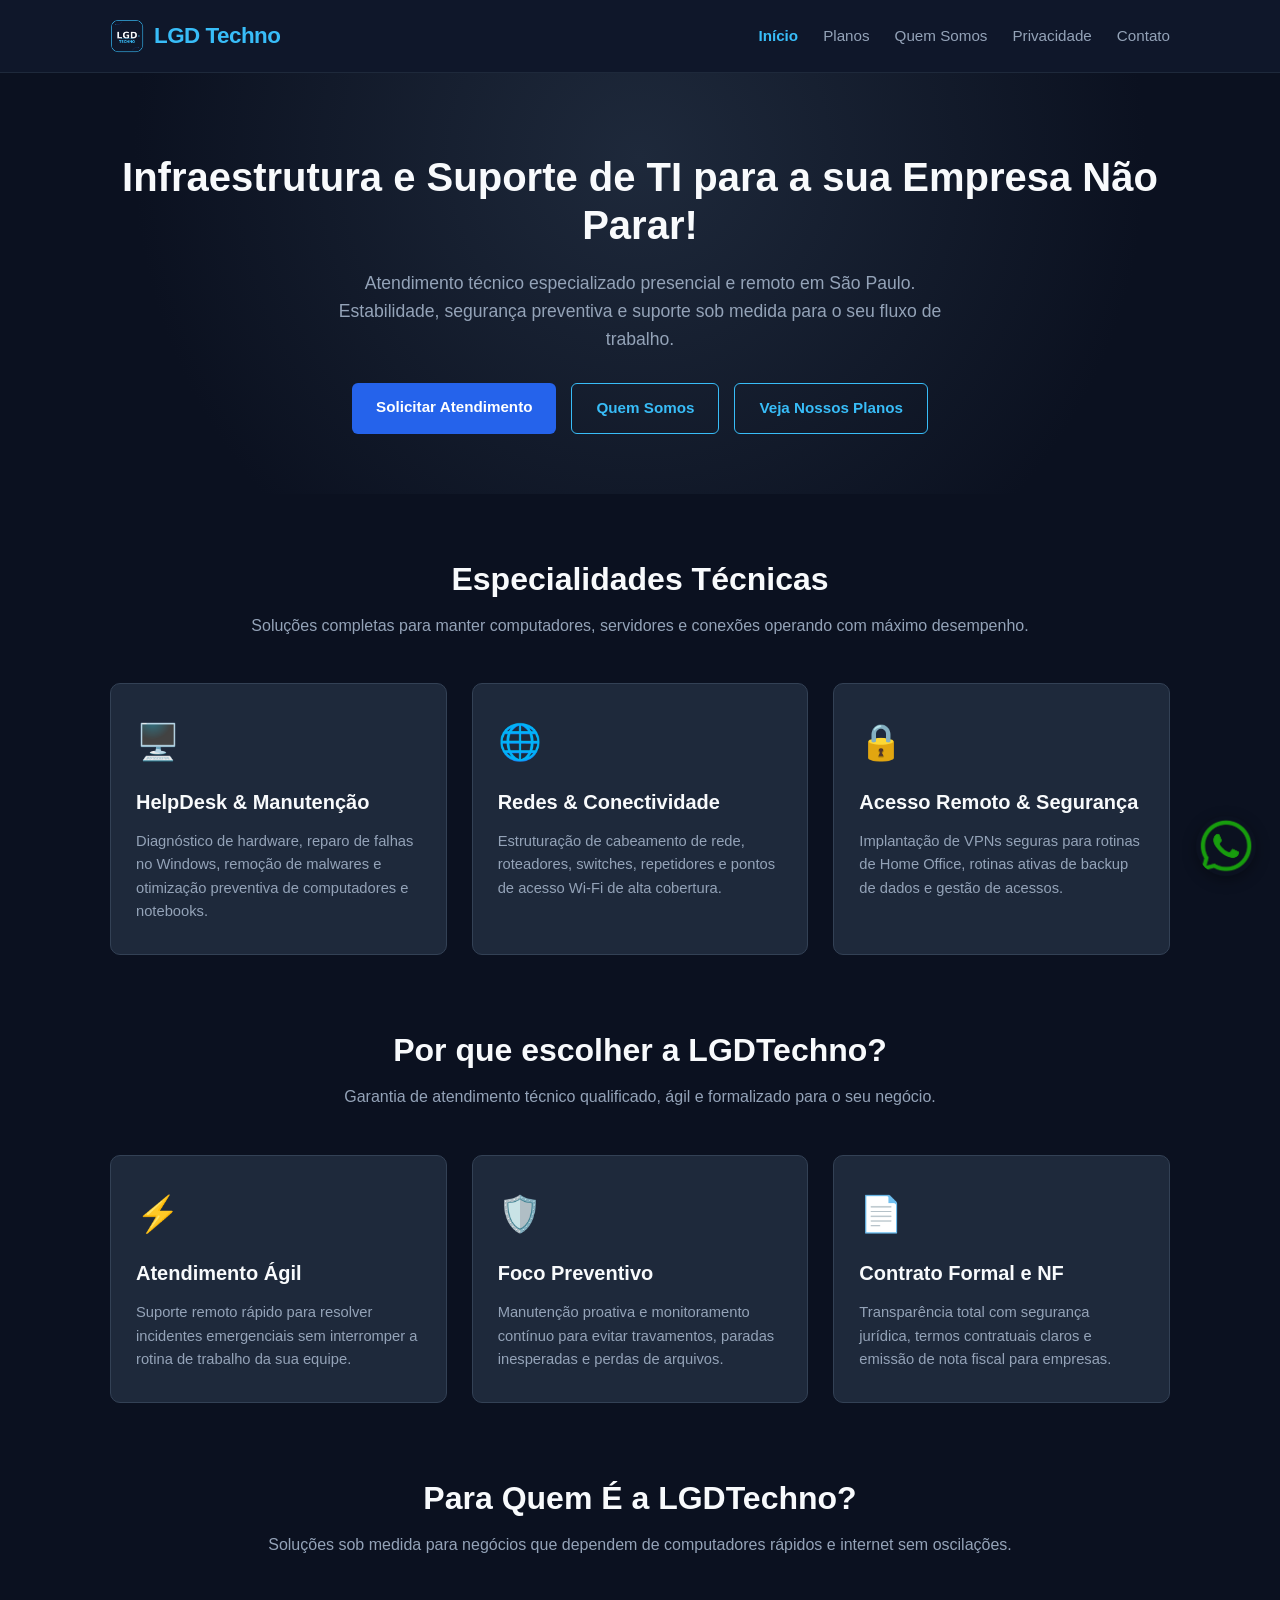
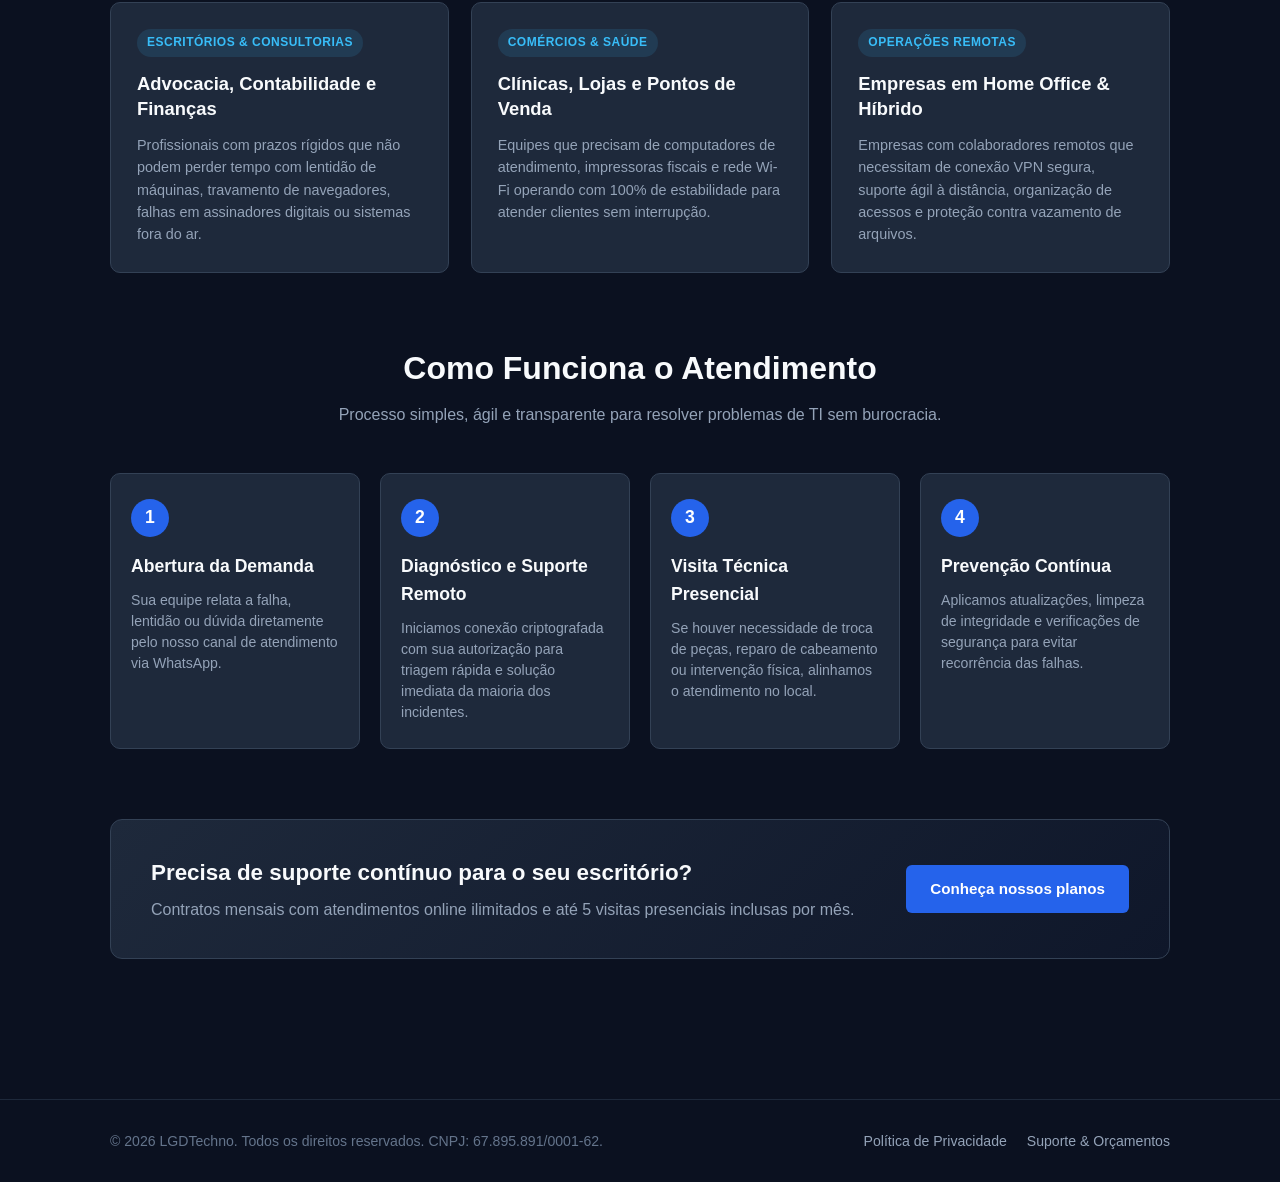
<file: index.html>
<!DOCTYPE html>
<html lang="pt-BR">
<head>
  <meta charset="UTF-8">
  <meta name="viewport" content="width=device-width, initial-scale=1.0">
  <title>LGDTechno | Soluções em Tecnologia e Suporte Técnico</title>
  <link rel="stylesheet" href="style.css">
<meta name="description" content="Suporte em TI, manutenção técnica e contratos mensais para empresas e home office em São Paulo.">
<meta property="og:title" content="LGDTechno | Soluções em Tecnologia e Suporte Técnico">
<meta property="og:description" content="Atendimento presencial e remoto especializado em São Paulo. Estabilidade operacional e infraestrutura de TI.">
<meta property="og:type" content="website">
<meta property="og:url" content="https://lgdtechno.vercel.app/">
<meta charset="UTF-8">
  <meta name="viewport" content="width=device-width, initial-scale=1.0">
  <title>LGDTechno | Soluções em Tecnologia</title>
  
  <link rel="icon" type="image/x-icon" href="favicon.ico.png">
  <link rel="icon" type="image/png" href="favicon.png.png">

  <link rel="stylesheet" href="style.css">

</head>
<body>
<!-- CABEÇALHO LIMPO E UNIFICADO -->
  <header class="cabecalho">
    <div class="container nav-box">
      <a href="index.html" class="logo">
        <img src="favicon.png.png" alt="Logo LGDTechno" class="logo-icone">
        <span>LGD <span class="destaque-logo">Techno</span></span>
      </a>

      <nav>
        <ul class="menu">
          <li><a href="index.html" class="active">Início</a></li>
          <li><a href="planos.html">Planos</a></li>
          <li><a href="sobre.html">Quem Somos</a></li>
          <li><a href="privacidade.html">Privacidade</a></li>
          <li><a href="contato.html">Contato</a></li>
        </ul>
      </nav>
    </div>
  </header>
    <section class="hero">
    <div class="container apresentacao">
      <h1>Infraestrutura e Suporte de TI para a sua Empresa Não Parar!</h1>
      <p>
        Atendimento técnico especializado presencial e remoto em São Paulo. Estabilidade, segurança preventiva e suporte sob medida para o seu fluxo de trabalho.
      </p>
<div class="hero-botoes">
        <a href="contato.html" class="btn-contato">Solicitar Atendimento</a>
        <a href="sobre.html" class="btn-plano">Quem Somos</a>
        <a href="planos.html" class="btn-plano">Veja Nossos Planos</a>
      </div>
    </div>
  </section>

  <main class="container secao-conteudo">
    <section class="servicos">
      <h2>Especialidades Técnicas</h2>
      <p class="subtitulo-secao">Soluções completas para manter computadores, servidores e conexões operando com máximo desempenho.</p>

      <div class="cards-container">
        <article class="card">
          <div class="card-icone">🖥️</div>
          <h3>HelpDesk & Manutenção</h3>
          <p>Diagnóstico de hardware, reparo de falhas no Windows, remoção de malwares e otimização preventiva de computadores e notebooks.</p>
        </article>

        <article class="card">
          <div class="card-icone">🌐</div>
          <h3>Redes & Conectividade</h3>
          <p>Estruturação de cabeamento de rede, roteadores, switches, repetidores e pontos de acesso Wi-Fi de alta cobertura.</p>
        </article>

        <article class="card">
          <div class="card-icone">🔒</div>
          <h3>Acesso Remoto & Segurança</h3>
          <p>Implantação de VPNs seguras para rotinas de Home Office, rotinas ativas de backup de dados e gestão de acessos.</p>
        </article>
      </div>
    </section>
    <section class="diferenciais-section">
      <h2>Por que escolher a LGDTechno?</h2>
      <p class="subtitulo-secao">Garantia de atendimento técnico qualificado, ágil e formalizado para o seu negócio.</p>

      <div class="cards-container">
        <article class="card">
          <div class="card-icone">⚡</div>
          <h3>Atendimento Ágil</h3>
          <p>Suporte remoto rápido para resolver incidentes emergenciais sem interromper a rotina de trabalho da sua equipe.</p>
        </article>

        <article class="card">
          <div class="card-icone">🛡️</div>
          <h3>Foco Preventivo</h3>
          <p>Manutenção proativa e monitoramento contínuo para evitar travamentos, paradas inesperadas e perdas de arquivos.</p>
        </article>

        <article class="card">
          <div class="card-icone">📄</div>
          <h3>Contrato Formal e NF</h3>
          <p>Transparência total com segurança jurídica, termos contratuais claros e emissão de nota fiscal para empresas.</p>
        </article>
      </div>
    </section>
    <!-- SEÇÃO: SEGMENTOS ATENDIDOS -->
    <section class="publico-section">
      <h2>Para Quem É a LGDTechno?</h2>
      <p class="subtitulo-secao">Soluções sob medida para negócios que dependem de computadores rápidos e internet sem oscilações.</p>

      <div class="publico-grid">
        <div class="publico-card">
          <div class="publico-badge">Escritórios & Consultorias</div>
          <h3>Advocacia, Contabilidade e Finanças</h3>
          <p>Profissionais com prazos rígidos que não podem perder tempo com lentidão de máquinas, travamento de navegadores, falhas em assinadores digitais ou sistemas fora do ar.</p>
        </div>

        <div class="publico-card">
          <div class="publico-badge">Comércios & Saúde</div>
          <h3>Clínicas, Lojas e Pontos de Venda</h3>
          <p>Equipes que precisam de computadores de atendimento, impressoras fiscais e rede Wi-Fi operando com 100% de estabilidade para atender clientes sem interrupção.</p>
        </div>

        <div class="publico-card">
          <div class="publico-badge">Operações Remotas</div>
          <h3>Empresas em Home Office & Híbrido</h3>
          <p>Empresas com colaboradores remotos que necessitam de conexão VPN segura, suporte ágil à distância, organização de acessos e proteção contra vazamento de arquivos.</p>
        </div>
      </div>
    </section>
    <!-- SEÇÃO: COMO FUNCIONA O ATENDIMENTO -->
    <section class="fluxo-atendimento">
      <h2>Como Funciona o Atendimento</h2>
      <p class="subtitulo-secao">Processo simples, ágil e transparente para resolver problemas de TI sem burocracia.</p>

      <div class="passos-grid">
        <div class="passo-card">
          <div class="passo-numero">1</div>
          <h3>Abertura da Demanda</h3>
          <p>Sua equipe relata a falha, lentidão ou dúvida diretamente pelo nosso canal de atendimento via WhatsApp.</p>
        </div>

        <div class="passo-card">
          <div class="passo-numero">2</div>
          <h3>Diagnóstico e Suporte Remoto</h3>
          <p>Iniciamos conexão criptografada com sua autorização para triagem rápida e solução imediata da maioria dos incidentes.</p>
        </div>

        <div class="passo-card">
          <div class="passo-numero">3</div>
          <h3>Visita Técnica Presencial</h3>
          <p>Se houver necessidade de troca de peças, reparo de cabeamento ou intervenção física, alinhamos o atendimento no local.</p>
        </div>

        <div class="passo-card">
          <div class="passo-numero">4</div>
          <h3>Prevenção Contínua</h3>
          <p>Aplicamos atualizações, limpeza de integridade e verificações de segurança para evitar recorrência das falhas.</p>
        </div>
      </div>
    </section>
    <section class="chamada-plano">
      <div class="chamada-conteudo">
        <h2>Precisa de suporte contínuo para o seu escritório?</h2>
        <p>Contratos mensais com atendimentos online ilimitados e até 5 visitas presenciais inclusas por mês.</p>
      </div>
      <a href="planos.html" class="btn-contato">Conheça nossos planos</a>
    </section>
  </main>

 <!-- RODAPÉ UNIFICADO E CONFORME LGPD -->
  <footer class="rodape">
    <div class="container rodape-conteudo">
      <p>© 2026 LGDTechno. Todos os direitos reservados. CNPJ: 67.895.891/0001-62.</p>
      <div class="rodape-links">
        <a href="privacidade.html">Política de Privacidade</a>
        <a href="contato.html">Suporte & Orçamentos</a>
      </div>
    </div>
  </footer>


<!-- BOTÃO FLUTUANTE COM A IMAGEM WhatsApp.png -->
<a href="https://wa.me/5511998541672" class="whatsapp-flutuante-img" target="_blank" rel="noopener noreferrer" aria-label="Falar no WhatsApp">
  <img src="WhatsApp.png" alt="WhatsApp LGDTechno">
</a>

</body>
</html>
</file>
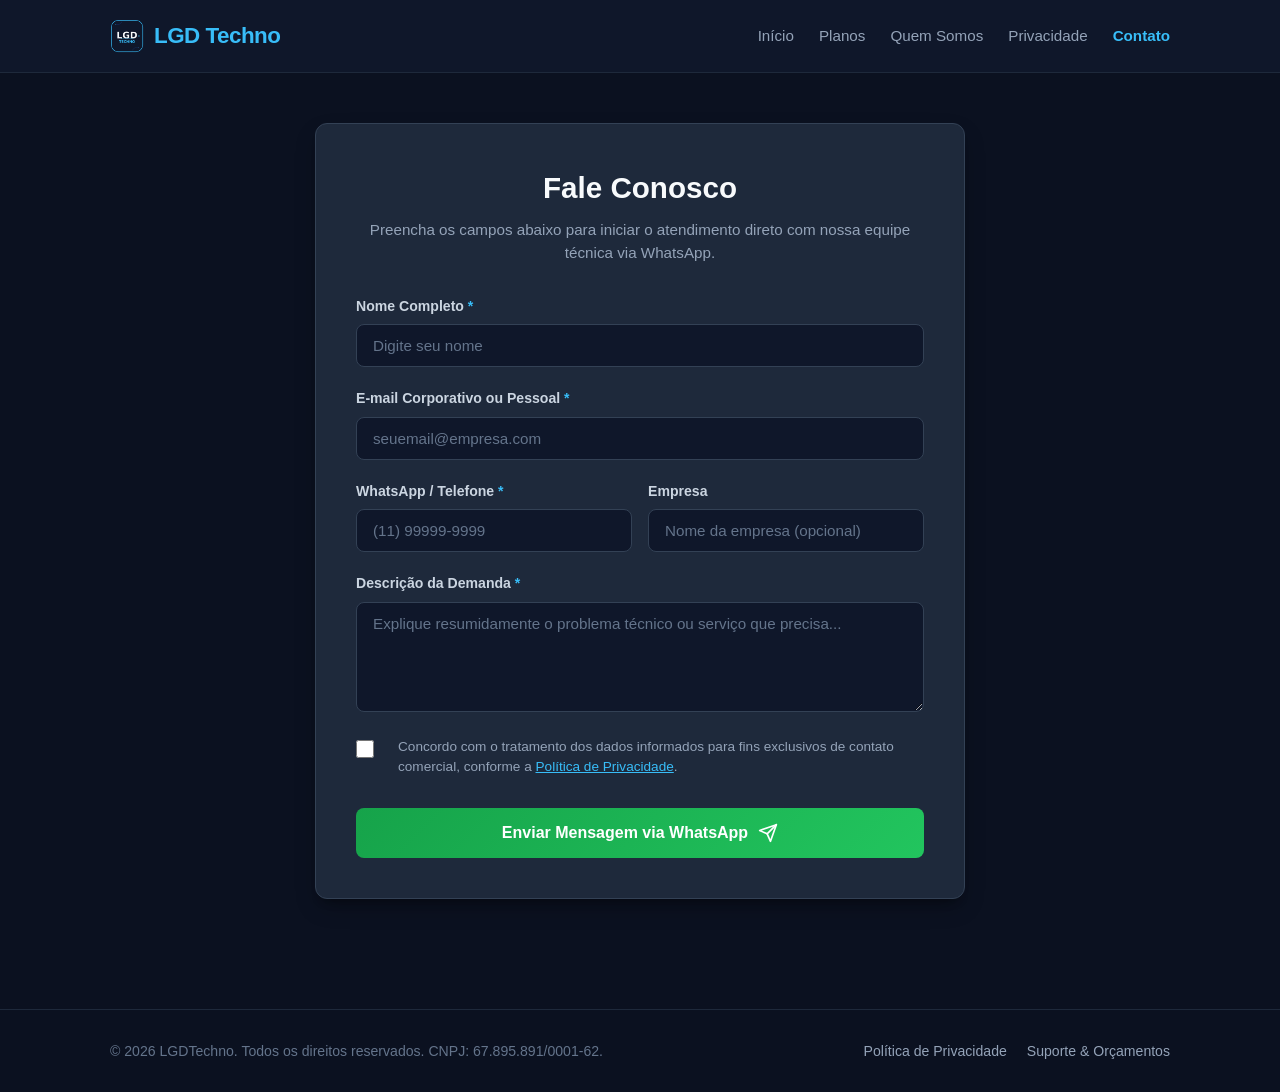
<file: contato.html>
<!DOCTYPE html>
<html lang="pt-BR">
<head>
  <meta charset="UTF-8">
  <meta name="viewport" content="width=device-width, initial-scale=1.0">
  <title>Contato & Suporte | LGDTechno</title>
  
  <link rel="icon" type="image/x-icon" href="favicon.ico.png">
  <link rel="icon" type="image/png" href="favicon.png.png">
  <link rel="stylesheet" href="style.css">
</head>
<body>

  <!-- CABEÇALHO -->
  <header class="cabecalho">
    <div class="container nav-box">
      <a href="index.html" class="logo">
        <img src="favicon.png.png" alt="Logo LGDTechno" class="logo-icone">
        <span>LGD <span class="destaque-logo">Techno</span></span>
      </a>

      <nav>
        <ul class="menu">
          <li><a href="index.html">Início</a></li>
          <li><a href="planos.html">Planos</a></li>
          <li><a href="sobre.html">Quem Somos</a></li>
          <li><a href="privacidade.html">Privacidade</a></li>
          <li><a href="contato.html" class="active">Contato</a></li>
        </ul>
      </nav>
    </div>
  </header>

  <!-- ⬇️ COLE O BLOCO AQUI (CONTEÚDO PRINCIPAL) ⬇️ -->
  <main class="container pagina-contato">
    <div class="formulario-card">
      <div class="formulario-cabecalho">
        <h2>Fale Conosco</h2>
        <p>Preencha os campos abaixo para iniciar o atendimento direto com nossa equipe técnica via WhatsApp.</p>
      </div>

      <form id="formContato" class="formulario-contato">
        <div class="campo-grupo">
          <label for="nome">Nome Completo <span class="obrigatorio">*</span></label>
          <input type="text" id="nome" placeholder="Digite seu nome" required>
        </div>

        <div class="campo-grupo">
          <label for="email">E-mail Corporativo ou Pessoal <span class="obrigatorio">*</span></label>
          <input type="email" id="email" placeholder="seuemail@empresa.com" required>
        </div>

        <div class="campo-duplo">
          <div class="campo-grupo">
            <label for="telefone">WhatsApp / Telefone <span class="obrigatorio">*</span></label>
            <input type="tel" id="telefone" placeholder="(11) 99999-9999" required>
          </div>

          <div class="campo-grupo">
            <label for="empresa">Empresa</label>
            <input type="text" id="empresa" placeholder="Nome da empresa (opcional)">
          </div>
        </div>

        <div class="campo-grupo">
          <label for="mensagem">Descrição da Demanda <span class="obrigatorio">*</span></label>
          <textarea id="mensagem" rows="4" placeholder="Explique resumidamente o problema técnico ou serviço que precisa..." required></textarea>
        </div>

        <!-- CONSENTIMENTO LGPD -->
        <div class="campo-lgpd">
          <label class="checkbox-container">
            <input type="checkbox" id="consentimento_lgpd" required>
            <span class="checkmark"></span>
            <span class="texto-lgpd">
              Concordo com o tratamento dos dados informados para fins exclusivos de contato comercial, conforme a <a href="privacidade.html" target="_blank">Política de Privacidade</a>.
            </span>
          </label>
        </div>

        <button type="submit" class="btn-enviar-whats">
          <span>Enviar Mensagem via WhatsApp</span>
          <svg xmlns="http://www.w3.org/2000/svg" width="20" height="20" viewBox="0 0 24 24" fill="none" stroke="currentColor" stroke-width="2" stroke-linecap="round" stroke-linejoin="round">
            <line x1="22" y1="2" x2="11" y2="13"></line>
            <polygon points="22 2 15 22 11 13 2 9 22 2"></polygon>
          </svg>
        </button>
      </form>
    </div>
  </main>
  <!-- ⬆️ FIM DO BLOCO PRINCIPAL ⬆️ -->

  <!-- RODAPÉ -->
  <footer class="rodape">
    <div class="container rodape-conteudo">
      <p>© 2026 LGDTechno. Todos os direitos reservados. CNPJ: 67.895.891/0001-62.</p>
      <div class="rodape-links">
        <a href="privacidade.html">Política de Privacidade</a>
        <a href="contato.html">Suporte & Orçamentos</a>
      </div>
    </div>
  </footer>

  <!-- SCRIPT DO WHATSAPP -->
  <script>
    document.getElementById('formContato').addEventListener('submit', function(e) {
      e.preventDefault();

      const telefoneDestino = "5511998541672"; 

      const nome = document.getElementById('nome').value.trim();
      const email = document.getElementById('email').value.trim();
      const telefone = document.getElementById('telefone').value.trim();
      const empresa = document.getElementById('empresa').value.trim() || "Não informada";
      const mensagem = document.getElementById('mensagem').value.trim();

      let texto = `*Novo Contato via Site - LGDTechno*\n\n`;
      texto += `*Nome:* ${nome}\n`;
      texto += `*E-mail:* ${email}\n`;
      texto += `*Telefone:* ${telefone}\n`;
      texto += `*Empresa:* ${empresa}\n\n`;
      texto += `*Demanda:*\n${mensagem}`;

      const url = `https://wa.me/${telefoneDestino}?text=${encodeURIComponent(texto)}`;
      window.open(url, '_blank');
    });
  </script>

</body>
</html>
</file>
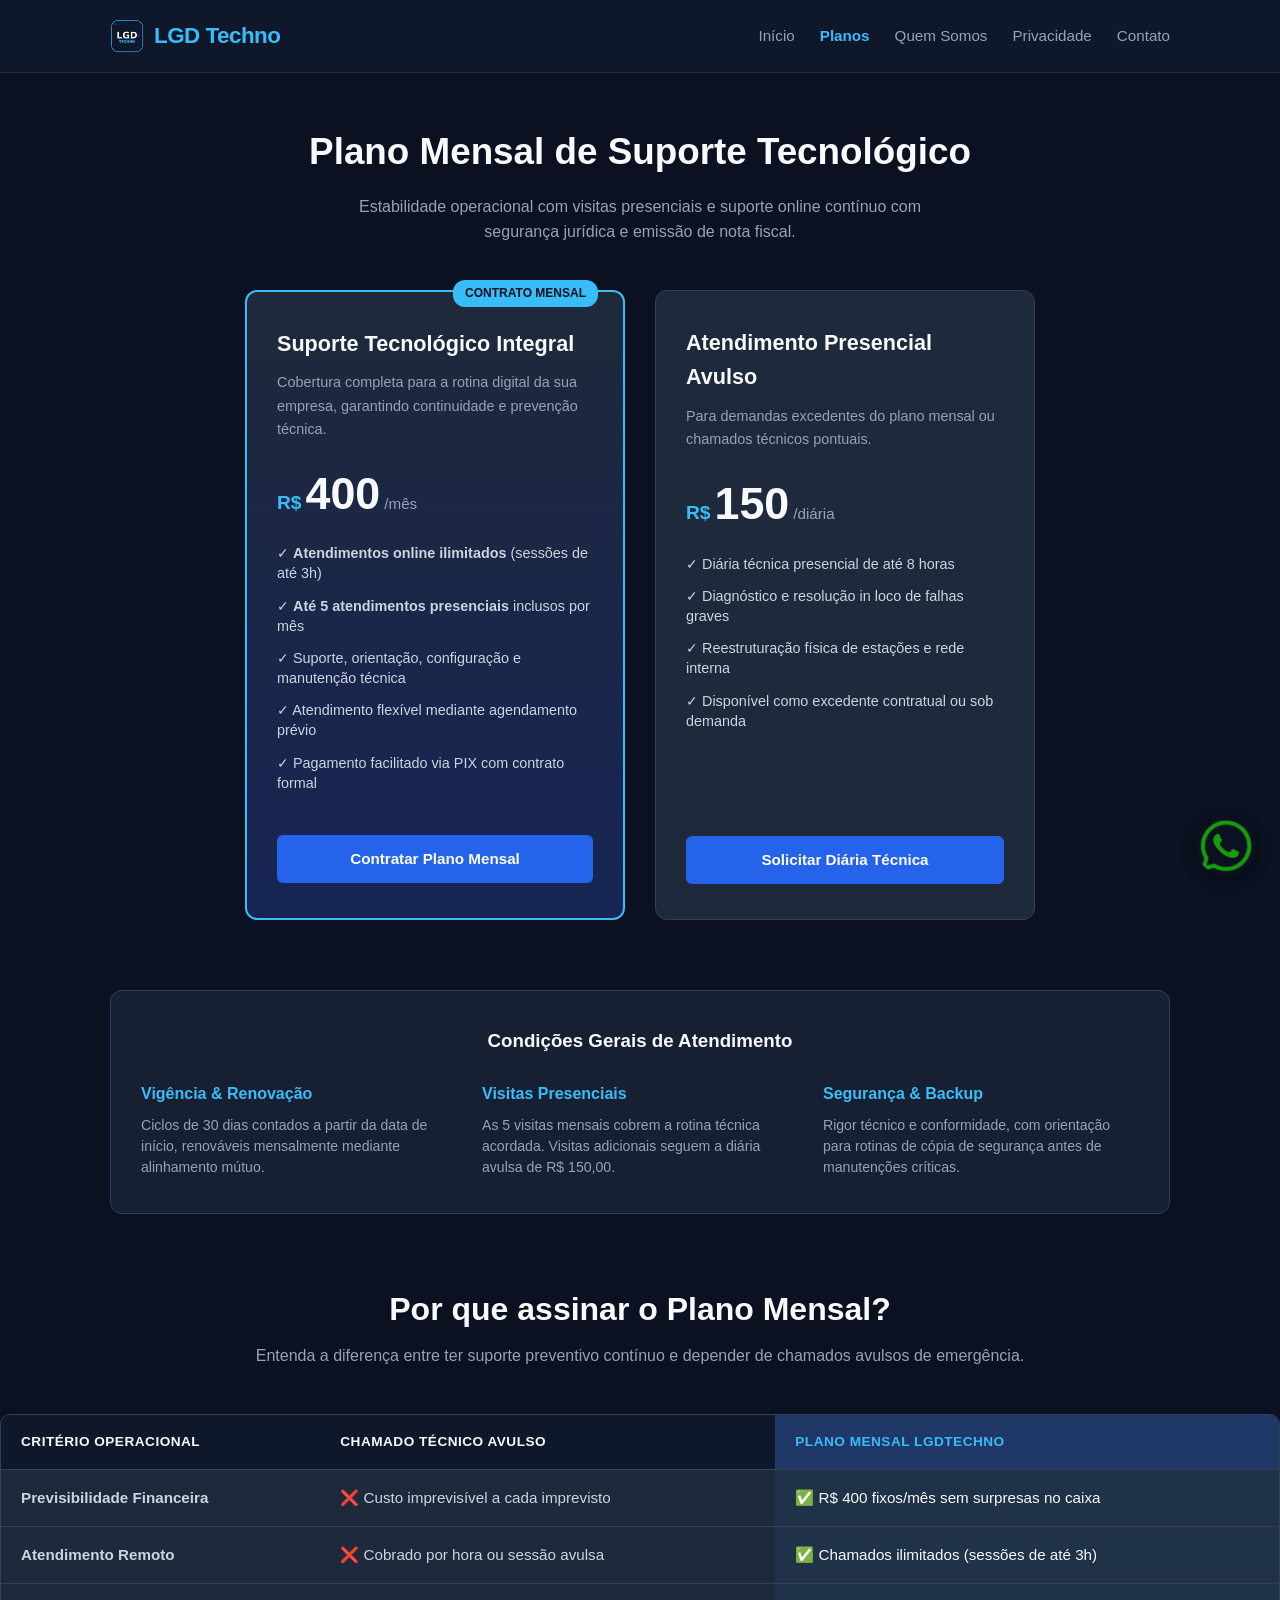
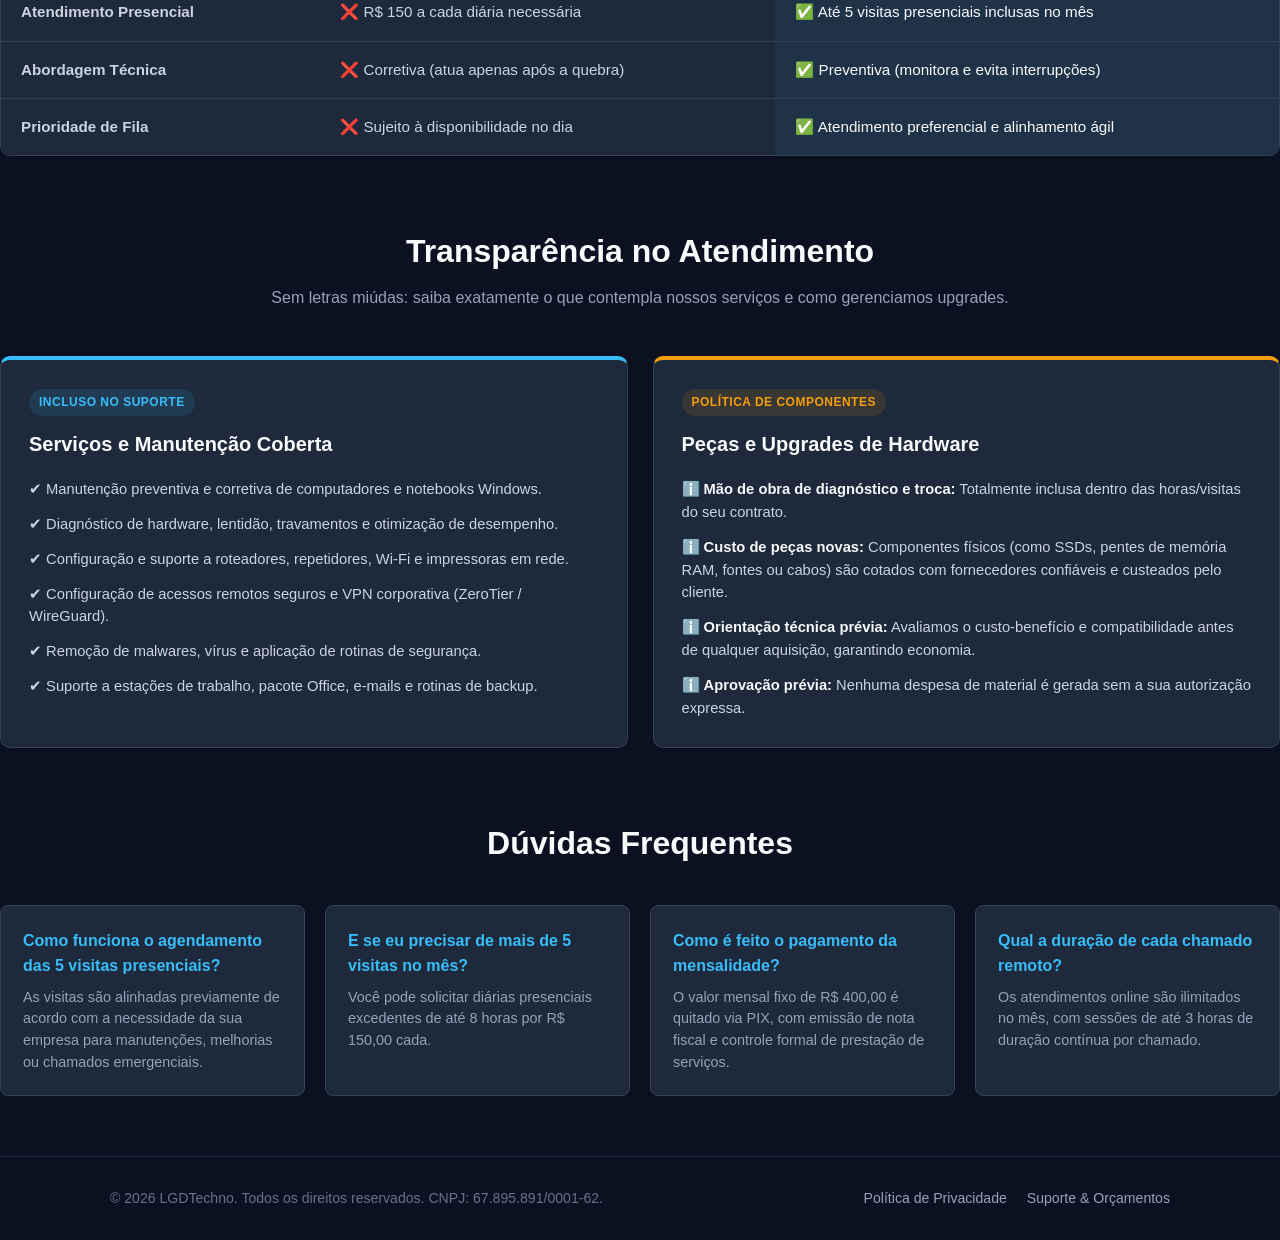
<file: planos.html>
<!DOCTYPE html>
<html lang="pt-BR">
<head>
  <meta charset="UTF-8">
  <meta name="viewport" content="width=device-width, initial-scale=1.0">
  <title>Planos e Serviços | LGDTechno</title>
  <link rel="stylesheet" href="style.css">
  <meta name="description" content="Suporte em TI, manutenção técnica e contratos mensais para empresas e home office em São Paulo.">
<meta property="og:title" content="LGDTechno | Soluções em Tecnologia e Suporte Técnico">
<meta property="og:description" content="Atendimento presencial e remoto especializado em São Paulo. Estabilidade operacional e infraestrutura de TI.">
<meta property="og:type" content="website">
<meta property="og:url" content="https://lgdtechno.vercel.app/">
<meta charset="UTF-8">
  <meta name="viewport" content="width=device-width, initial-scale=1.0">
  <title>LGDTechno | Soluções em Tecnologia</title>
  
  <link rel="icon" type="image/x-icon" href="favicon.ico.png">
  <link rel="icon" type="image/png" href="favicon.png.png">

  <link rel="stylesheet" href="style.css">

</head>
<body>

  <header class="cabecalho">
    <div class="container nav-box">
      <a href="index.html" class="logo">
        <img src="favicon.png.png" alt="Logo LGDTechno" class="logo-icone">
        <span>LGD <span class="destaque-logo">Techno</span></span>
      </a>

      <nav>
        <ul class="menu">
          <li><a href="index.html" >Início</a></li>
          <li><a href="planos.html" class="active">Planos</a></li>
          <li><a href="sobre.html">Quem Somos</a></li>
          <li><a href="privacidade.html">Privacidade</a></li>
          <li><a href="contato.html">Contato</a></li>
        </ul>
      </nav>
    </div>
  </header>

  <div class="container">
    <section class="planos-header">
      <h1>Plano Mensal de Suporte Tecnológico</h1>
      <p>Estabilidade operacional com visitas presenciais e suporte online contínuo com segurança jurídica e emissão de nota fiscal.</p>
    </section>

    <div class="planos-grid">
      
      <div class="plano-card destaque">
        <span class="badge-destaque">Contrato Mensal</span>
        <h3>Suporte Tecnológico Integral</h3>
        <p class="plano-desc">Cobertura completa para a rotina digital da sua empresa, garantindo continuidade e prevenção técnica.</p>
        
        <div class="plano-preco">
          <span class="cifrao">R$</span>
          <span class="valor">400</span>
          <span class="periodo">/mês</span>
        </div>

        <ul class="plano-features">
          <li>✓ <strong>Atendimentos online ilimitados</strong> (sessões de até 3h)</li>
          <li>✓ <strong>Até 5 atendimentos presenciais</strong> inclusos por mês</li>
          <li>✓ Suporte, orientação, configuração e manutenção técnica</li>
          <li>✓ Atendimento flexível mediante agendamento prévio</li>
          <li>✓ Pagamento facilitado via PIX com contrato formal</li>
        </ul>
        <a href="https://wa.link/bamt0f" target="_blank" class="btn-contato btn-plano-full">Contratar Plano Mensal</a>
      </div>

      <div class="plano-card">
        <h3>Atendimento Presencial Avulso</h3>
        <p class="plano-desc">Para demandas excedentes do plano mensal ou chamados técnicos pontuais.</p>
        
        <div class="plano-preco">
          <span class="cifrao">R$</span>
          <span class="valor">150</span>
          <span class="periodo">/diária</span>
        </div>

        <ul class="plano-features">
          <li>✓ Diária técnica presencial de até 8 horas</li>
          <li>✓ Diagnóstico e resolução in loco de falhas graves</li>
          <li>✓ Reestruturação física de estações e rede interna</li>
          <li>✓ Disponível como excedente contratual ou sob demanda</li>
        </ul>
        <a href="https://wa.link/bamt0f" target="_blank" class="btn-contato btn-plano-full">Solicitar Diária Técnica</a>
      </div>

    </div>

    <section class="termos-resumo">
      <h3>Condições Gerais de Atendimento</h3>
      <div class="termos-grid">
        <div class="termo-item">
          <h4>Vigência & Renovação</h4>
          <p>Ciclos de 30 dias contados a partir da data de início, renováveis mensalmente mediante alinhamento mútuo.</p>
        </div>
        <div class="termo-item">
          <h4>Visitas Presenciais</h4>
          <p>As 5 visitas mensais cobrem a rotina técnica acordada. Visitas adicionais seguem a diária avulsa de R$ 150,00.</p>
        </div>
        <div class="termo-item">
          <h4>Segurança & Backup</h4>
          <p>Rigor técnico e conformidade, com orientação para rotinas de cópia de segurança antes de manutenções críticas.</p>
        </div>
      </div>
    </section>
  </div>
  <!-- SEÇÃO: COMPARATIVO PLANO VS AVULSO -->
    <section class="comparativo-section">
      <h2>Por que assinar o Plano Mensal?</h2>
      <p class="subtitulo-secao">Entenda a diferença entre ter suporte preventivo contínuo e depender de chamados avulsos de emergência.</p>

      <div class="tabela-container">
        <table class="tabela-comparativa">
          <thead>
            <tr>
              <th>Critério Operacional</th>
              <th>Chamado Técnico Avulso</th>
              <th class="destaque-coluna">Plano Mensal LGDTechno</th>
            </tr>
          </thead>
          <tbody>
            <tr>
              <td><strong>Previsibilidade Financeira</strong></td>
              <td>❌ Custo imprevisível a cada imprevisto</td>
              <td class="destaque-coluna">✅ R$ 400 fixos/mês sem surpresas no caixa</td>
            </tr>
            <tr>
              <td><strong>Atendimento Remoto</strong></td>
              <td>❌ Cobrado por hora ou sessão avulsa</td>
              <td class="destaque-coluna">✅ Chamados ilimitados (sessões de até 3h)</td>
            </tr>
            <tr>
              <td><strong>Atendimento Presencial</strong></td>
              <td>❌ R$ 150 a cada diária necessária</td>
              <td class="destaque-coluna">✅ Até 5 visitas presenciais inclusas no mês</td>
            </tr>
            <tr>
              <td><strong>Abordagem Técnica</strong></td>
              <td>❌ Corretiva (atua apenas após a quebra)</td>
              <td class="destaque-coluna">✅ Preventiva (monitora e evita interrupções)</td>
            </tr>
            <tr>
              <td><strong>Prioridade de Fila</strong></td>
              <td>❌ Sujeito à disponibilidade no dia</td>
              <td class="destaque-coluna">✅ Atendimento preferencial e alinhamento ágil</td>
            </tr>
          </tbody>
        </table>
      </div>
    </section>
    <!-- SEÇÃO: ESCOPO DE COBERTURA E TRANSPARÊNCIA -->
    <section class="escopo-section">
      <h2>Transparência no Atendimento</h2>
      <p class="subtitulo-secao">Sem letras miúdas: saiba exatamente o que contempla nossos serviços e como gerenciamos upgrades.</p>

      <div class="escopo-grid">
        <div class="escopo-card incluso">
          <div class="escopo-header">
            <span class="escopo-tag">Incluso no Suporte</span>
            <h3>Serviços e Manutenção Coberta</h3>
          </div>
          <ul class="escopo-lista">
            <li>✔ Manutenção preventiva e corretiva de computadores e notebooks Windows.</li>
            <li>✔ Diagnóstico de hardware, lentidão, travamentos e otimização de desempenho.</li>
            <li>✔ Configuração e suporte a roteadores, repetidores, Wi-Fi e impressoras em rede.</li>
            <li>✔ Configuração de acessos remotos seguros e VPN corporativa (ZeroTier / WireGuard).</li>
            <li>✔ Remoção de malwares, vírus e aplicação de rotinas de segurança.</li>
            <li>✔ Suporte a estações de trabalho, pacote Office, e-mails e rotinas de backup.</li>
          </ul>
        </div>

        <div class="escopo-card pecas">
          <div class="escopo-header">
            <span class="escopo-tag tag-alerta">Política de Componentes</span>
            <h3>Peças e Upgrades de Hardware</h3>
          </div>
          <ul class="escopo-lista">
            <li>ℹ️ <strong>Mão de obra de diagnóstico e troca:</strong> Totalmente inclusa dentro das horas/visitas do seu contrato.</li>
            <li>ℹ️ <strong>Custo de peças novas:</strong> Componentes físicos (como SSDs, pentes de memória RAM, fontes ou cabos) são cotados com fornecedores confiáveis e custeados pelo cliente.</li>
            <li>ℹ️ <strong>Orientação técnica prévia:</strong> Avaliamos o custo-benefício e compatibilidade antes de qualquer aquisição, garantindo economia.</li>
            <li>ℹ️ <strong>Aprovação prévia:</strong> Nenhuma despesa de material é gerada sem a sua autorização expressa.</li>
          </ul>
        </div>
      </div>
    </section>

  <section class="faq-section">
      <h2>Dúvidas Frequentes</h2>
      <div class="faq-grid">
        <div class="faq-item">
          <h4>Como funciona o agendamento das 5 visitas presenciais?</h4>
          <p>As visitas são alinhadas previamente de acordo com a necessidade da sua empresa para manutenções, melhorias ou chamados emergenciais.</p>
        </div>
        <div class="faq-item">
          <h4>E se eu precisar de mais de 5 visitas no mês?</h4>
          <p>Você pode solicitar diárias presenciais excedentes de até 8 horas por R$ 150,00 cada.</p>
        </div>
        <div class="faq-item">
          <h4>Como é feito o pagamento da mensalidade?</h4>
          <p>O valor mensal fixo de R$ 400,00 é quitado via PIX, com emissão de nota fiscal e controle formal de prestação de serviços.</p>
        </div>
        <div class="faq-item">
          <h4>Qual a duração de cada chamado remoto?</h4>
          <p>Os atendimentos online são ilimitados no mês, com sessões de até 3 horas de duração contínua por chamado.</p>
        </div>
      </div>
    </section>

 <!-- RODAPÉ UNIFICADO E CONFORME LGPD -->
  <footer class="rodape">
    <div class="container rodape-conteudo">
      <p>© 2026 LGDTechno. Todos os direitos reservados. CNPJ: 67.895.891/0001-62.</p>
      <div class="rodape-links">
        <a href="privacidade.html">Política de Privacidade</a>
        <a href="contato.html">Suporte & Orçamentos</a>
      </div>
    </div>
  </footer>

<!-- BOTÃO FLUTUANTE COM A IMAGEM WhatsApp.png -->
<a href="https://wa.me/5511998541672" class="whatsapp-flutuante-img" target="_blank" rel="noopener noreferrer" aria-label="Falar no WhatsApp">
  <img src="WhatsApp.png" alt="WhatsApp LGDTechno">
</a>

</body>
</html>
</file>
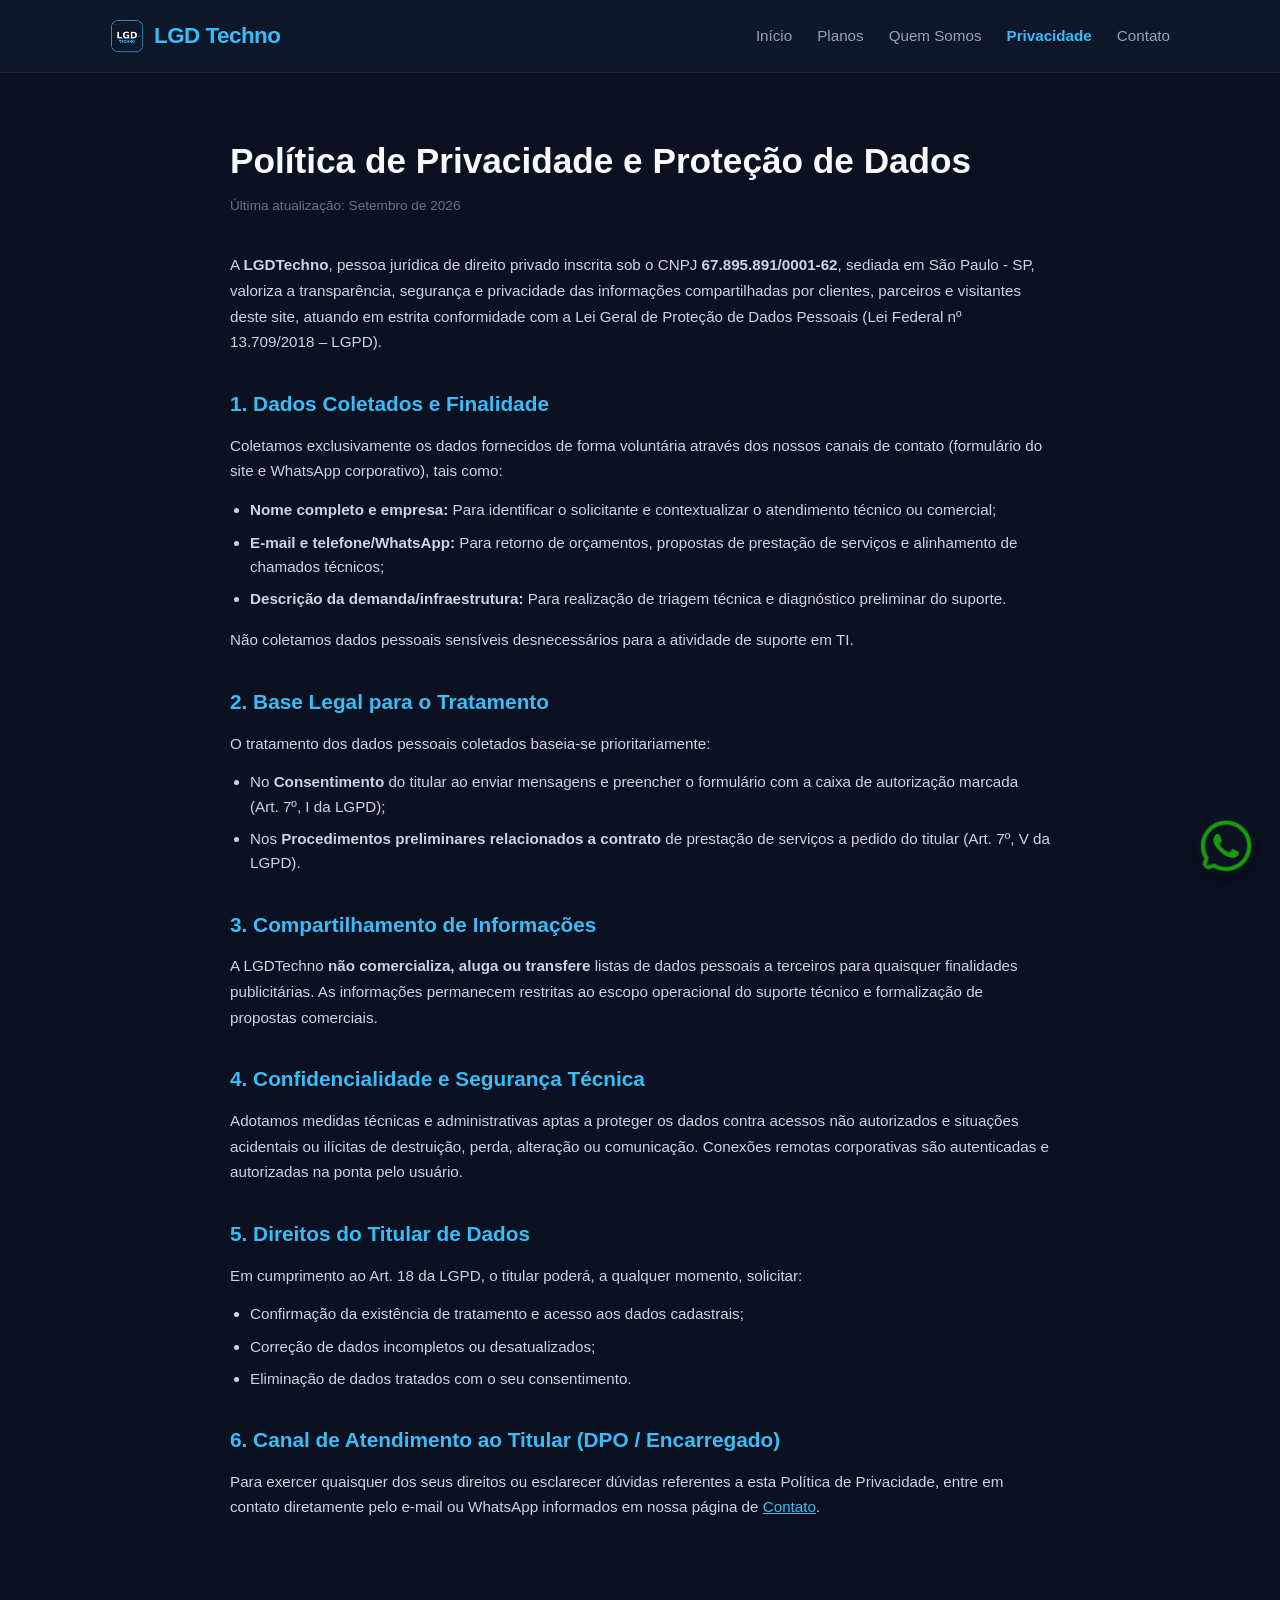
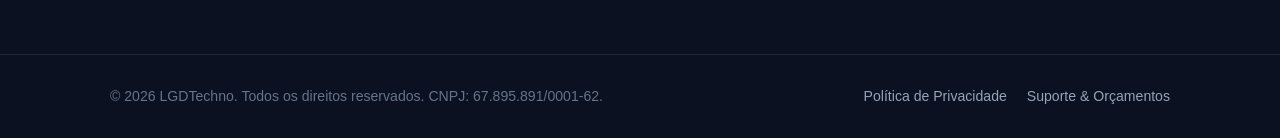
<file: privacidade.html>
<!DOCTYPE html>
<html lang="pt-BR">
<head>
  <meta charset="UTF-8">
  <meta name="viewport" content="width=device-width, initial-scale=1.0">
  <title>Política de Privacidade | LGDTechno</title>
  
  <link rel="icon" type="image/x-icon" href="favicon.ico.png">
  <link rel="icon" type="image/png" href="favicon.png.png">
  <link rel="stylesheet" href="style.css">
</head>
<body>

  <!-- CABEÇALHO -->
  <header class="cabecalho">
    <div class="container nav-box">
      <a href="index.html" class="logo">
        <img src="favicon.png.png" alt="Logo LGDTechno" class="logo-icone">
        <span>LGD <span class="destaque-logo">Techno</span></span>
      </a>

      <nav>
        <ul class="menu">
          <li><a href="index.html">Início</a></li>
          <li><a href="planos.html">Planos</a></li>
          <li><a href="sobre.html">Quem Somos</a></li>
          <li><a href="privacidade.html" class="active">Privacidade</a></li>
          <li><a href="contato.html">Contato</a></li>
        </ul>
      </nav>
    </div>
  </header>

  <!-- CONTEÚDO PRINCIPAL -->
  <main class="container pagina-privacidade">
    <section class="conteudo-privacidade">
      <h1>Política de Privacidade e Proteção de Dados</h1>
      <p class="data-atualizacao">Última atualização: Setembro de 2026</p>

      <div class="texto-legal">
        <p>A <strong>LGDTechno</strong>, pessoa jurídica de direito privado inscrita sob o CNPJ <strong>67.895.891/0001-62</strong>, sediada em São Paulo - SP, valoriza a transparência, segurança e privacidade das informações compartilhadas por clientes, parceiros e visitantes deste site, atuando em estrita conformidade com a Lei Geral de Proteção de Dados Pessoais (Lei Federal nº 13.709/2018 – LGPD).</p>

        <h2>1. Dados Coletados e Finalidade</h2>
        <p>Coletamos exclusivamente os dados fornecidos de forma voluntária através dos nossos canais de contato (formulário do site e WhatsApp corporativo), tais como:</p>
        <ul>
          <li><strong>Nome completo e empresa:</strong> Para identificar o solicitante e contextualizar o atendimento técnico ou comercial;</li>
          <li><strong>E-mail e telefone/WhatsApp:</strong> Para retorno de orçamentos, propostas de prestação de serviços e alinhamento de chamados técnicos;</li>
          <li><strong>Descrição da demanda/infraestrutura:</strong> Para realização de triagem técnica e diagnóstico preliminar do suporte.</li>
        </ul>
        <p>Não coletamos dados pessoais sensíveis desnecessários para a atividade de suporte em TI.</p>

        <h2>2. Base Legal para o Tratamento</h2>
        <p>O tratamento dos dados pessoais coletados baseia-se prioritariamente:</p>
        <ul>
          <li>No <strong>Consentimento</strong> do titular ao enviar mensagens e preencher o formulário com a caixa de autorização marcada (Art. 7º, I da LGPD);</li>
          <li>Nos <strong>Procedimentos preliminares relacionados a contrato</strong> de prestação de serviços a pedido do titular (Art. 7º, V da LGPD).</li>
        </ul>

        <h2>3. Compartilhamento de Informações</h2>
        <p>A LGDTechno <strong>não comercializa, aluga ou transfere</strong> listas de dados pessoais a terceiros para quaisquer finalidades publicitárias. As informações permanecem restritas ao escopo operacional do suporte técnico e formalização de propostas comerciais.</p>

        <h2>4. Confidencialidade e Segurança Técnica</h2>
        <p>Adotamos medidas técnicas e administrativas aptas a proteger os dados contra acessos não autorizados e situações acidentais ou ilícitas de destruição, perda, alteração ou comunicação. Conexões remotas corporativas são autenticadas e autorizadas na ponta pelo usuário.</p>

        <h2>5. Direitos do Titular de Dados</h2>
        <p>Em cumprimento ao Art. 18 da LGPD, o titular poderá, a qualquer momento, solicitar:</p>
        <ul>
          <li>Confirmação da existência de tratamento e acesso aos dados cadastrais;</li>
          <li>Correção de dados incompletos ou desatualizados;</li>
          <li>Eliminação de dados tratados com o seu consentimento.</li>
        </ul>

        <h2>6. Canal de Atendimento ao Titular (DPO / Encarregado)</h2>
        <p>Para exercer quaisquer dos seus direitos ou esclarecer dúvidas referentes a esta Política de Privacidade, entre em contato diretamente pelo e-mail ou WhatsApp informados em nossa página de <a href="contato.html">Contato</a>.</p>
      </div>
    </section>
  </main>

<!-- RODAPÉ UNIFICADO E CONFORME LGPD -->
  <footer class="rodape">
    <div class="container rodape-conteudo">
      <p>© 2026 LGDTechno. Todos os direitos reservados. CNPJ: 67.895.891/0001-62.</p>
      <div class="rodape-links">
        <a href="privacidade.html">Política de Privacidade</a>
        <a href="contato.html">Suporte & Orçamentos</a>
      </div>
    </div>
  </footer>

<!-- BOTÃO FLUTUANTE COM A IMAGEM WhatsApp.png -->
<a href="https://wa.me/5511998541672" class="whatsapp-flutuante-img" target="_blank" rel="noopener noreferrer" aria-label="Falar no WhatsApp">
  <img src="WhatsApp.png" alt="WhatsApp LGDTechno">
</a>

</body>
</html>
</file>
<file: style.css>
* {
  margin: 0;
  padding: 0;
  box-sizing: border-box;
}

body {
  font-family: -apple-system, BlinkMacSystemFont, "Segoe UI", Roboto, Helvetica, Arial, sans-serif;
  background-color: #0b1120;
  color: #f8fafc;
  line-height: 1.6;
}

.container {
  max-width: 1100px;
  margin: 0 auto;
  padding: 0 20px;
}

.cabecalho {
  background-color: #0f172a;
  border-bottom: 1px solid #1e293b;
  padding: 18px 0;
  position: sticky;
  top: 0;
  z-index: 100;
}

.nav-box {
  display: flex;
  justify-content: space-between;
  align-items: center;
}

.logo {
  font-size: 1.4rem;
  font-weight: 800;
  letter-spacing: -0.5px;
  color: #f8fafc;
}

.logo span {
  color: #38bdf8;
}

.menu {
  display: flex;
  list-style: none;
  gap: 25px;
}

.menu a {
  color: #94a3b8;
  text-decoration: none;
  font-size: 0.95rem;
  font-weight: 500;
  transition: color 0.2s ease;
}

.menu a:hover,
.menu a.active {
  color: #38bdf8;
  font-weight: 600;
}

.btn-contato {
  display: inline-block;
  background-color: #2563eb;
  color: #ffffff;
  padding: 12px 24px;
  border-radius: 6px;
  text-decoration: none;
  font-weight: 600;
  font-size: 0.95rem;
  border: none;
  cursor: pointer;
  transition: background-color 0.2s ease, transform 0.1s ease;
}

.btn-contato:hover {
  background-color: #1d4ed8;
  transform: translateY(-2px);
}

.btn-plano {
  display: inline-block;
  background-color: transparent;
  color: #38bdf8;
  border: 1px solid #38bdf8;
  padding: 12px 24px;
  border-radius: 6px;
  text-decoration: none;
  font-weight: 600;
  font-size: 0.95rem;
  cursor: pointer;
  transition: background-color 0.2s ease, color 0.2s ease;
}

.btn-plano:hover {
  background-color: #38bdf8;
  color: #0b1120;
}

.btn-plano-full {
  display: block;
  width: 100%;
  text-align: center;
}

.hero {
  padding: 80px 0 60px;
  text-align: center;
  background: radial-gradient(circle at 50% 20%, #1e293b 0%, #0b1120 70%);
}

.apresentacao h1 {
  font-size: 2.5rem;
  font-weight: 800;
  line-height: 1.2;
  margin-bottom: 20px;
  color: #f8fafc;
}

.apresentacao p {
  font-size: 1.1rem;
  color: #94a3b8;
  max-width: 650px;
  margin: 0 auto;
}

.hero-botoes {
  display: flex;
  gap: 15px;
  justify-content: center;
  flex-wrap: wrap;
  margin-top: 30px;
}

.secao-conteudo {
  padding: 60px 20px;
}

.servicos h2 {
  text-align: center;
  font-size: 2rem;
  margin-bottom: 8px;
}

.subtitulo-secao {
  text-align: center;
  color: #94a3b8;
  margin-bottom: 45px;
  font-size: 1rem;
}

.cards-container {
  display: flex;
  flex-wrap: wrap;
  gap: 25px;
  justify-content: center;
}

.card {
  flex: 1 1 300px;
  max-width: 340px;
  background-color: #1e293b;
  border: 1px solid #334155;
  border-radius: 10px;
  padding: 30px 25px;
  transition: transform 0.2s ease, border-color 0.2s ease;
}

.card:hover {
  transform: translateY(-4px);
  border-color: #38bdf8;
}

.card-icone {
  font-size: 2.2rem;
  margin-bottom: 15px;
}

.card h3 {
  font-size: 1.25rem;
  margin-bottom: 12px;
}

.card p {
  color: #94a3b8;
  font-size: 0.92rem;
  line-height: 1.6;
}

.chamada-plano {
  margin: 70px 0 20px;
  background: linear-gradient(135deg, #1e293b 0%, #0f172a 100%);
  border: 1px solid #334155;
  border-radius: 12px;
  padding: 35px 40px;
  display: flex;
  justify-content: space-between;
  align-items: center;
  flex-wrap: wrap;
  gap: 20px;
}

.chamada-conteudo h2 {
  color: #f8fafc;
  font-size: 1.4rem;
  margin-bottom: 6px;
}

.chamada-conteudo p {
  color: #94a3b8;
}

.planos-header {
  text-align: center;
  margin: 50px 0 45px;
}

.planos-header h1 {
  font-size: 2.3rem;
  margin-bottom: 12px;
}

.planos-header p {
  color: #94a3b8;
  max-width: 600px;
  margin: 0 auto;
}

.planos-grid {
  display: flex;
  flex-wrap: wrap;
  gap: 30px;
  justify-content: center;
  align-items: stretch;
}

.plano-card {
  flex: 1 1 320px;
  max-width: 380px;
  background-color: #1e293b;
  border: 1px solid #334155;
  border-radius: 12px;
  padding: 35px 30px;
  display: flex;
  flex-direction: column;
  position: relative;
  transition: transform 0.2s ease, border-color 0.2s ease;
}

.plano-card:hover {
  transform: translateY(-5px);
  border-color: #38bdf8;
}

.plano-card.destaque {
  border: 2px solid #38bdf8;
  background: linear-gradient(180deg, #1e293b 0%, #172554 100%);
}

.badge-destaque {
  position: absolute;
  top: -12px;
  right: 25px;
  background-color: #38bdf8;
  color: #0b1120;
  font-size: 0.75rem;
  font-weight: 800;
  padding: 4px 12px;
  border-radius: 12px;
  text-transform: uppercase;
}

.plano-card h3 {
  font-size: 1.35rem;
  margin-bottom: 10px;
}

.plano-desc {
  color: #94a3b8;
  font-size: 0.9rem;
  min-height: 45px;
  margin-bottom: 15px;
}

.plano-preco {
  margin: 15px 0 25px;
  display: flex;
  align-items: baseline;
  gap: 4px;
}

.plano-preco .cifrao {
  font-size: 1.2rem;
  color: #38bdf8;
  font-weight: 600;
}

.plano-preco .valor {
  font-size: 2.8rem;
  font-weight: 800;
  color: #f8fafc;
  line-height: 1;
}

.plano-preco .periodo {
  color: #94a3b8;
  font-size: 0.95rem;
}

.plano-features {
  list-style: none;
  margin-bottom: 30px;
  flex-grow: 1;
}

.plano-features li {
  color: #cbd5e1;
  font-size: 0.9rem;
  margin-bottom: 12px;
  line-height: 1.4;
}

.termos-resumo {
  margin: 70px 0 30px;
  padding: 35px 30px;
  background-color: #162032;
  border: 1px solid #334155;
  border-radius: 12px;
}

.termos-resumo h3 {
  text-align: center;
  color: #f8fafc;
  margin-bottom: 25px;
}

.termos-grid {
  display: flex;
  flex-wrap: wrap;
  gap: 25px;
}

.termo-item {
  flex: 1 1 250px;
}

.termo-item h4 {
  color: #38bdf8;
  margin-bottom: 8px;
  font-size: 1rem;
}

.termo-item p {
  color: #94a3b8;
  font-size: 0.88rem;
  line-height: 1.5;
}

.sobre-empresa {
  padding: 50px 0;
}

.sobre-grid {
  display: flex;
  flex-wrap: wrap;
  gap: 40px;
  align-items: center;
  justify-content: center;
}

.sobre-imagem {
  flex: 0 1 320px;
  display: flex;
  justify-content: center;
}

.sobre-imagem img {
  width: 100%;
  max-width: 290px;
  max-height: 380px;
  border-radius: 12px;
  border: 1px solid #334155;
  box-shadow: 0 10px 25px rgba(0, 0, 0, 0.4);
  object-fit: cover;
}

.sobre-texto {
  flex: 1 1 450px;
}

.sobre-texto h1 {
  font-size: 2rem;
  margin-bottom: 20px;
  line-height: 1.3;
}

.sobre-texto p {
  color: #94a3b8;
  margin-bottom: 16px;
  line-height: 1.7;
}

.valores-box {
  display: flex;
  gap: 20px;
  margin-top: 25px;
}

.valores-box div {
  flex: 1;
  background-color: #162032;
  border: 1px solid #334155;
  padding: 18px;
  border-radius: 8px;
}

.valores-box h4 {
  color: #38bdf8;
  margin-bottom: 6px;
}

.valores-box p {
  font-size: 0.85rem;
  margin-bottom: 0;
}

.contato-form-section {
  padding: 50px 0;
  display: flex;
  flex-direction: column;
  align-items: center;
  text-align: center;
  width: 100%;
}

.contato-form-section h2 {
  font-size: 2rem;
  color: #f8fafc;
  margin-bottom: 8px;
}

.form-subtitulo {
  color: #94a3b8;
  margin-bottom: 30px;
  font-size: 0.95rem;
  max-width: 550px;
}

.form-box {
  width: 100%;
  max-width: 550px;
  background-color: #1e293b;
  border: 1px solid #334155;
  border-radius: 12px;
  padding: 35px 30px;
  text-align: left;
  box-sizing: border-box;
}

.form-group {
  margin-bottom: 20px;
}

.form-group label {
  display: block;
  font-size: 0.9rem;
  color: #cbd5e1;
  margin-bottom: 8px;
  font-weight: 500;
}

.form-group input,
.form-group select,
.form-group textarea {
  width: 100%;
  background-color: #0f172a;
  border: 1px solid #334155;
  border-radius: 6px;
  padding: 12px 14px;
  color: #f8fafc;
  font-size: 0.95rem;
  font-family: inherit;
  outline: none;
  transition: border-color 0.2s ease;
}

.form-group input:focus,
.form-group select:focus,
.form-group textarea:focus {
  border-color: #38bdf8;
}

/* ===================================================
   RODAPÉ UNIFICADO
   =================================================== */
.rodape {
  background-color: #0b1120;
  border-top: 1px solid #1e293b;
  padding: 30px 20px;
  margin-top: 60px;
}

.rodape-conteudo {
  display: flex;
  justify-content: space-between;
  align-items: center;
  flex-wrap: wrap;
  gap: 15px;
  font-size: 0.88rem;
  color: #64748b;
}

.rodape-links {
  display: flex;
  gap: 20px;
}

.rodape-links a {
  color: #94a3b8;
  text-decoration: none;
  transition: color 0.2s ease;
}

.rodape-links a:hover {
  color: #38bdf8;
  text-decoration: underline;
}

@media (max-width: 640px) {
  .rodape-conteudo {
    flex-direction: column;
    text-align: center;
  }
}.diferenciais-section {
  margin-top: 70px;
}

.diferenciais-section h2 {
  text-align: center;
  font-size: 2rem;
  margin-bottom: 8px;
}
/* BOTÃO FLUTUANTE COM IMAGEM */
.whatsapp-flutuante-img {
  position: fixed;
  bottom: 24px;
  right: 24px;
  width: 60px;
  height: 60px;
  z-index: 99999; /* Fica acima de qualquer outro elemento */
  display: block;
  border-radius: 50%;
  box-shadow: 0 4px 14px rgba(0, 0, 0, 0.35);
  transition: transform 0.25s ease, box-shadow 0.25s ease;
}

.whatsapp-flutuante-img img {
  width: 100%;
  height: 100%;
  object-fit: cover;
  border-radius: 50%;
  display: block;
}

.whatsapp-flutuante-img:hover {
  transform: scale(1.1);
  box-shadow: 0 6px 20px rgba(37, 211, 102, 0.45);
}

@media (max-width: 640px) {
  .whatsapp-flutuante-img {
    bottom: 18px;
    right: 18px;
    width: 52px;
    height: 52px;
  }
}
.faq-section {
  margin: 70px 0 30px;
}

.faq-section h2 {
  text-align: center;
  font-size: 2rem;
  margin-bottom: 35px;
}

.faq-grid {
  display: grid;
  grid-template-columns: repeat(auto-fit, minmax(280px, 1fr));
  gap: 20px;
}

.faq-item {
  background-color: #1e293b;
  border: 1px solid #334155;
  border-radius: 8px;
  padding: 22px;
}

.faq-item h4 {
  color: #38bdf8;
  margin-bottom: 8px;
  font-size: 1rem;
}

.faq-item p {
  color: #94a3b8;
  font-size: 0.9rem;
  line-height: 1.5;
}
.logo {
  display: flex;
  align-items: center;
  gap: 10px;
  font-size: 1.4rem;
  font-weight: 800;
  letter-spacing: -0.5px;
  color: #f8fafc;
  text-decoration: none; 
}

.logo-icone {
  width: 34px;
  height: 34px;
  border-radius: 8px;
  object-fit: cover;
  display: block;
}

.destaque-logo {
  color: #38bdf8; 
}

.fluxo-atendimento {
  margin: 70px 0;
}

.fluxo-atendimento h2 {
  text-align: center;
  font-size: 2rem;
  margin-bottom: 8px;
}

.passos-grid {
  display: grid;
  grid-template-columns: repeat(auto-fit, minmax(230px, 1fr));
  gap: 20px;
  margin-top: 30px;
}

.passo-card {
  background-color: #1e293b;
  border: 1px solid #334155;
  border-radius: 10px;
  padding: 25px 20px;
  position: relative;
  transition: transform 0.2s ease, border-color 0.2s ease;
}

.passo-card:hover {
  transform: translateY(-4px);
  border-color: #38bdf8;
}

.passo-numero {
  width: 38px;
  height: 38px;
  background-color: #2563eb;
  color: #ffffff;
  border-radius: 50%;
  display: flex;
  align-items: center;
  justify-content: center;
  font-weight: 800;
  font-size: 1.1rem;
  margin-bottom: 15px;
}

.passo-card h3 {
  font-size: 1.1rem;
  color: #f8fafc;
  margin-bottom: 10px;
}

.passo-card p {
  font-size: 0.88rem;
  color: #94a3b8;
  line-height: 1.5;
}
/* ===================================================
   TABELA COMPARATIVA (PLANOS)
   =================================================== */
.comparativo-section {
  margin: 70px 0 40px;
}

.comparativo-section h2 {
  text-align: center;
  font-size: 2rem;
  margin-bottom: 8px;
}

.tabela-container {
  overflow-x: auto;
  margin-top: 30px;
  border-radius: 10px;
  border: 1px solid #334155;
}

.tabela-comparativa {
  width: 100%;
  border-collapse: collapse;
  background-color: #1e293b;
  text-align: left;
  font-size: 0.95rem;
}

.tabela-comparativa th,
.tabela-comparativa td {
  padding: 16px 20px;
  border-bottom: 1px solid #334155;
}

.tabela-comparativa th {
  background-color: #0f172a;
  color: #f8fafc;
  font-weight: 700;
  text-transform: uppercase;
  font-size: 0.85rem;
  letter-spacing: 0.5px;
}

.tabela-comparativa tr:last-child td {
  border-bottom: none;
}

.tabela-comparativa td {
  color: #cbd5e1;
}

.tabela-comparativa .destaque-coluna {
  background-color: rgba(56, 189, 248, 0.06);
  color: #f8fafc;
}

.tabela-comparativa th.destaque-coluna {
  background-color: rgba(37, 99, 235, 0.25);
  color: #38bdf8;
}
/* ===================================================
   ESCOPO DE ATENDIMENTO E POLÍTICA DE PEÇAS
   =================================================== */
.escopo-section {
  margin: 70px 0 50px;
}

.escopo-section h2 {
  text-align: center;
  font-size: 2rem;
  margin-bottom: 8px;
}

.escopo-grid {
  display: grid;
  grid-template-columns: repeat(auto-fit, minmax(320px, 1fr));
  gap: 25px;
  margin-top: 30px;
}

.escopo-card {
  background-color: #1e293b;
  border: 1px solid #334155;
  border-radius: 10px;
  padding: 28px;
  display: flex;
  flex-direction: column;
}

.escopo-card.incluso {
  border-top: 4px solid #38bdf8;
}

.escopo-card.pecas {
  border-top: 4px solid #f59e0b;
}

.escopo-tag {
  display: inline-block;
  font-size: 0.75rem;
  font-weight: 700;
  text-transform: uppercase;
  letter-spacing: 0.5px;
  color: #38bdf8;
  background-color: rgba(56, 189, 248, 0.12);
  padding: 4px 10px;
  border-radius: 20px;
  margin-bottom: 12px;
}

.tag-alerta {
  color: #f59e0b;
  background-color: rgba(245, 158, 11, 0.12);
}

.escopo-card h3 {
  color: #f8fafc;
  font-size: 1.25rem;
  margin-bottom: 18px;
}

.escopo-lista {
  list-style: none;
  padding: 0;
  margin: 0;
  display: flex;
  flex-direction: column;
  gap: 12px;
}

.escopo-lista li {
  color: #cbd5e1;
  font-size: 0.92rem;
  line-height: 1.55;
}

.escopo-lista li strong {
  color: #f8fafc;
}
/* ===================================================
   SEGURANÇA, SIGILO E CONFORMIDADE (SOBRE)
   =================================================== */
.seguranca-section {
  margin: 70px 0 40px;
}

.seguranca-section h2 {
  text-align: center;
  font-size: 2rem;
  margin-bottom: 8px;
}

.seguranca-grid {
  display: grid;
  grid-template-columns: repeat(auto-fit, minmax(280px, 1fr));
  gap: 22px;
  margin-top: 35px;
}

.seguranca-card {
  background-color: #1e293b;
  border: 1px solid #334155;
  border-radius: 10px;
  padding: 26px 22px;
  transition: transform 0.2s ease, border-color 0.2s ease;
}

.seguranca-card:hover {
  transform: translateY(-4px);
  border-color: #38bdf8;
}

.seguranca-icone {
  font-size: 2rem;
  margin-bottom: 12px;
}

.seguranca-card h3 {
  font-size: 1.15rem;
  color: #f8fafc;
  margin-bottom: 10px;
}

.seguranca-card p {
  font-size: 0.9rem;
  color: #94a3b8;
  line-height: 1.55;
}
/* ===================================================
   SEGMENTOS ATENDIDOS (INDEX)
   =================================================== */
.publico-section {
  margin: 70px 0;
}

.publico-section h2 {
  text-align: center;
  font-size: 2rem;
  margin-bottom: 8px;
}

.publico-grid {
  display: grid;
  grid-template-columns: repeat(auto-fit, minmax(280px, 1fr));
  gap: 22px;
  margin-top: 35px;
}

.publico-card {
  background-color: #1e293b;
  border: 1px solid #334155;
  border-radius: 10px;
  padding: 26px;
  display: flex;
  flex-direction: column;
  transition: transform 0.2s ease, border-color 0.2s ease;
}

.publico-card:hover {
  transform: translateY(-4px);
  border-color: #38bdf8;
}

.publico-badge {
  display: inline-block;
  align-self: flex-start;
  font-size: 0.75rem;
  font-weight: 700;
  text-transform: uppercase;
  letter-spacing: 0.5px;
  color: #38bdf8;
  background-color: rgba(56, 189, 248, 0.12);
  padding: 4px 10px;
  border-radius: 20px;
  margin-bottom: 14px;
}

.publico-card h3 {
  color: #f8fafc;
  font-size: 1.15rem;
  margin-bottom: 12px;
  line-height: 1.4;
}

.publico-card p {
  color: #94a3b8;
  font-size: 0.9rem;
  line-height: 1.55;
}
/* ===================================================
   CONSENTIMENTO LGPD (FORMULÁRIO DE CONTATO)
   =================================================== */
.campo-lgpd {
  margin: 18px 0 24px;
}

.checkbox-container {
  display: flex;
  align-items: flex-start;
  gap: 10px;
  cursor: pointer;
  user-select: none;
}

.checkbox-container input[type="checkbox"] {
  width: 18px;
  height: 18px;
  margin-top: 2px;
  accent-color: #38bdf8;
  cursor: pointer;
  flex-shrink: 0;
}

.texto-lgpd {
  font-size: 0.85rem;
  color: #94a3b8;
  line-height: 1.45;
}

.texto-lgpd a {
  color: #38bdf8;
  text-decoration: underline;
  transition: color 0.2s ease;
}

.texto-lgpd a:hover {
  color: #60a5fa;
}
/* ===================================================
   PÁGINA DE POLÍTICA DE PRIVACIDADE
   =================================================== */
.pagina-privacidade {
  padding: 60px 20px;
  max-width: 860px;
  margin: 0 auto;
}

.conteudo-privacidade h1 {
  font-size: 2.2rem;
  color: #f8fafc;
  margin-bottom: 6px;
}

.data-atualizacao {
  font-size: 0.85rem;
  color: #64748b;
  margin-bottom: 35px;
}

.texto-legal h2 {
  font-size: 1.3rem;
  color: #38bdf8;
  margin-top: 32px;
  margin-bottom: 12px;
}

.texto-legal p {
  color: #cbd5e1;
  font-size: 0.95rem;
  line-height: 1.7;
  margin-bottom: 14px;
}

.texto-legal ul {
  color: #cbd5e1;
  font-size: 0.95rem;
  line-height: 1.6;
  margin-bottom: 16px;
  padding-left: 20px;
}

.texto-legal ul li {
  margin-bottom: 8px;
}

.texto-legal a {
  color: #38bdf8;
  text-decoration: underline;
}
/* ===================================================
   OTIMIZAÇÕES RESPONSIVAS (MOBILE FIRST / ADAPTAÇÃO)
   =================================================== */

/* Evita que qualquer elemento force barra de rolagem lateral */
html, body {
  overflow-x: hidden;
  width: 100%;
}

* {
  box-sizing: border-box;
}

/* Telas até 768px (Tablets e Smartphones) */
@media (max-width: 768px) {
  
  /* 1. Cabeçalho e Menu */
  .nav-box {
    flex-direction: column;
    gap: 15px;
    padding: 15px 10px;
    text-align: center;
  }

  .logo {
    justify-content: center;
  }

  .menu {
    display: flex;
    flex-wrap: wrap;
    justify-content: center;
    gap: 12px 18px;
    padding: 0;
    margin: 0;
  }

  .menu li a {
    font-size: 0.95rem;
    padding: 6px 4px;
  }

  /* 2. Tipografia e Seções Gerais */
  h1 {
    font-size: 1.8rem !important;
    line-height: 1.25 !important;
  }

  h2 {
    font-size: 1.5rem !important;
  }

  .subtitulo-secao,
  .hero-subtitulo {
    font-size: 0.95rem !important;
  }

  /* 3. Ajuste de Grids para 1 Coluna em Telas Menores */
  .servicos-grid,
  .planos-grid,
  .passos-grid,
  .publico-grid,
  .seguranca-grid,
  .escopo-grid,
  .valores-grid {
    grid-template-columns: 1fr !important;
    gap: 16px !important;
  }

  /* 4. Tabela de Comparação (Scroll horizontal suave) */
  .tabela-container {
    width: 100%;
    overflow-x: auto;
    -webkit-overflow-scrolling: touch;
  }

  .tabela-comparativa {
    min-width: 520px; /* Garante que a tabela não fique ilegível e permita deslizar */
  }

  .tabela-comparativa th,
  .tabela-comparativa td {
    padding: 12px 14px;
    font-size: 0.85rem;
  }

  /* 5. Formulário de Contato e Consentimento LGPD */
  .form-contato,
  .formulario-card {
    padding: 20px 15px !important;
    width: 100% !important;
  }

  .campo-lgpd {
    margin: 16px 0 20px;
  }

  .texto-lgpd {
    font-size: 0.8rem;
  }

  /* 6. Botão Flutuante do WhatsApp */
  .whatsapp-flutuante,
  .btn-whatsapp {
    bottom: 18px;
    right: 18px;
    padding: 10px 14px;
    font-size: 0.85rem;
  }
}

/* Telas muito pequenas (Smartphones até 480px) */
@media (max-width: 480px) {
  .logo span {
    font-size: 1.25rem;
  }

  .logo-icone {
    width: 30px;
    height: 30px;
  }

  .menu {
    gap: 8px 14px;
  }

  .menu li a {
    font-size: 0.88rem;
  }
}
/* ===================================================
   FORMULÁRIO DE CONTATO MODERNO
   =================================================== */
.pagina-contato {
  display: flex;
  justify-content: center;
  align-items: center;
  padding: 50px 20px;
}

.formulario-card {
  background-color: #1e293b;
  border: 1px solid #334155;
  border-radius: 12px;
  padding: 40px;
  width: 100%;
  max-width: 650px;
  box-shadow: 0 10px 25px -5px rgba(0, 0, 0, 0.3), 0 8px 10px -6px rgba(0, 0, 0, 0.3);
}

.formulario-cabecalho {
  text-align: center;
  margin-bottom: 30px;
}

.formulario-cabecalho h2 {
  font-size: 1.85rem;
  color: #f8fafc;
  margin-bottom: 8px;
}

.formulario-cabecalho p {
  font-size: 0.95rem;
  color: #94a3b8;
  line-height: 1.5;
}

.formulario-contato {
  display: flex;
  flex-direction: column;
  gap: 20px;
}

.campo-duplo {
  display: grid;
  grid-template-columns: 1fr 1fr;
  gap: 16px;
}

.campo-grupo {
  display: flex;
  flex-direction: column;
  gap: 7px;
  text-align: left;
}

.campo-grupo label {
  font-size: 0.88rem;
  font-weight: 600;
  color: #cbd5e1;
}

.obrigatorio {
  color: #38bdf8;
}

.campo-grupo input,
.campo-grupo textarea {
  background-color: #0f172a;
  border: 1px solid #334155;
  border-radius: 8px;
  padding: 12px 16px;
  color: #f8fafc;
  font-size: 0.95rem;
  font-family: inherit;
  transition: border-color 0.2s ease, box-shadow 0.2s ease;
  outline: none;
}

.campo-grupo input::placeholder,
.campo-grupo textarea::placeholder {
  color: #64748b;
}

.campo-grupo input:focus,
.campo-grupo textarea:focus {
  border-color: #38bdf8;
  box-shadow: 0 0 0 3px rgba(56, 189, 248, 0.15);
}

.campo-grupo textarea {
  resize: vertical;
  min-height: 110px;
}

/* Checkbox LGPD */
.campo-lgpd {
  margin: 5px 0 10px;
}

.checkbox-container {
  display: flex;
  align-items: flex-start;
  gap: 12px;
  cursor: pointer;
  user-select: none;
}

.checkbox-container input[type="checkbox"] {
  width: 18px;
  height: 18px;
  margin-top: 3px;
  accent-color: #2563eb;
  cursor: pointer;
  flex-shrink: 0;
}

.texto-lgpd {
  font-size: 0.85rem;
  color: #94a3b8;
  line-height: 1.5;
}

.texto-lgpd a {
  color: #38bdf8;
  text-decoration: underline;
}

/* Botão de Envio WhatsApp */
.btn-enviar-whats {
  background: linear-gradient(135deg, #16a34a, #22c55e);
  color: #ffffff;
  border: none;
  border-radius: 8px;
  padding: 15px 24px;
  font-size: 1rem;
  font-weight: 700;
  display: flex;
  align-items: center;
  justify-content: center;
  gap: 10px;
  cursor: pointer;
  transition: background 0.2s ease, transform 0.2s ease, box-shadow 0.2s ease;
  width: 100%;
}

.btn-enviar-whats:hover {
  background: linear-gradient(135deg, #15803d, #16a34a);
  transform: translateY(-2px);
  box-shadow: 0 4px 12px rgba(34, 197, 94, 0.3);
}

/* Ajuste para telas pequenas */
@media (max-width: 640px) {
  .formulario-card {
    padding: 24px 16px;
  }

  .campo-duplo {
    grid-template-columns: 1fr;
  }
}
</file>
